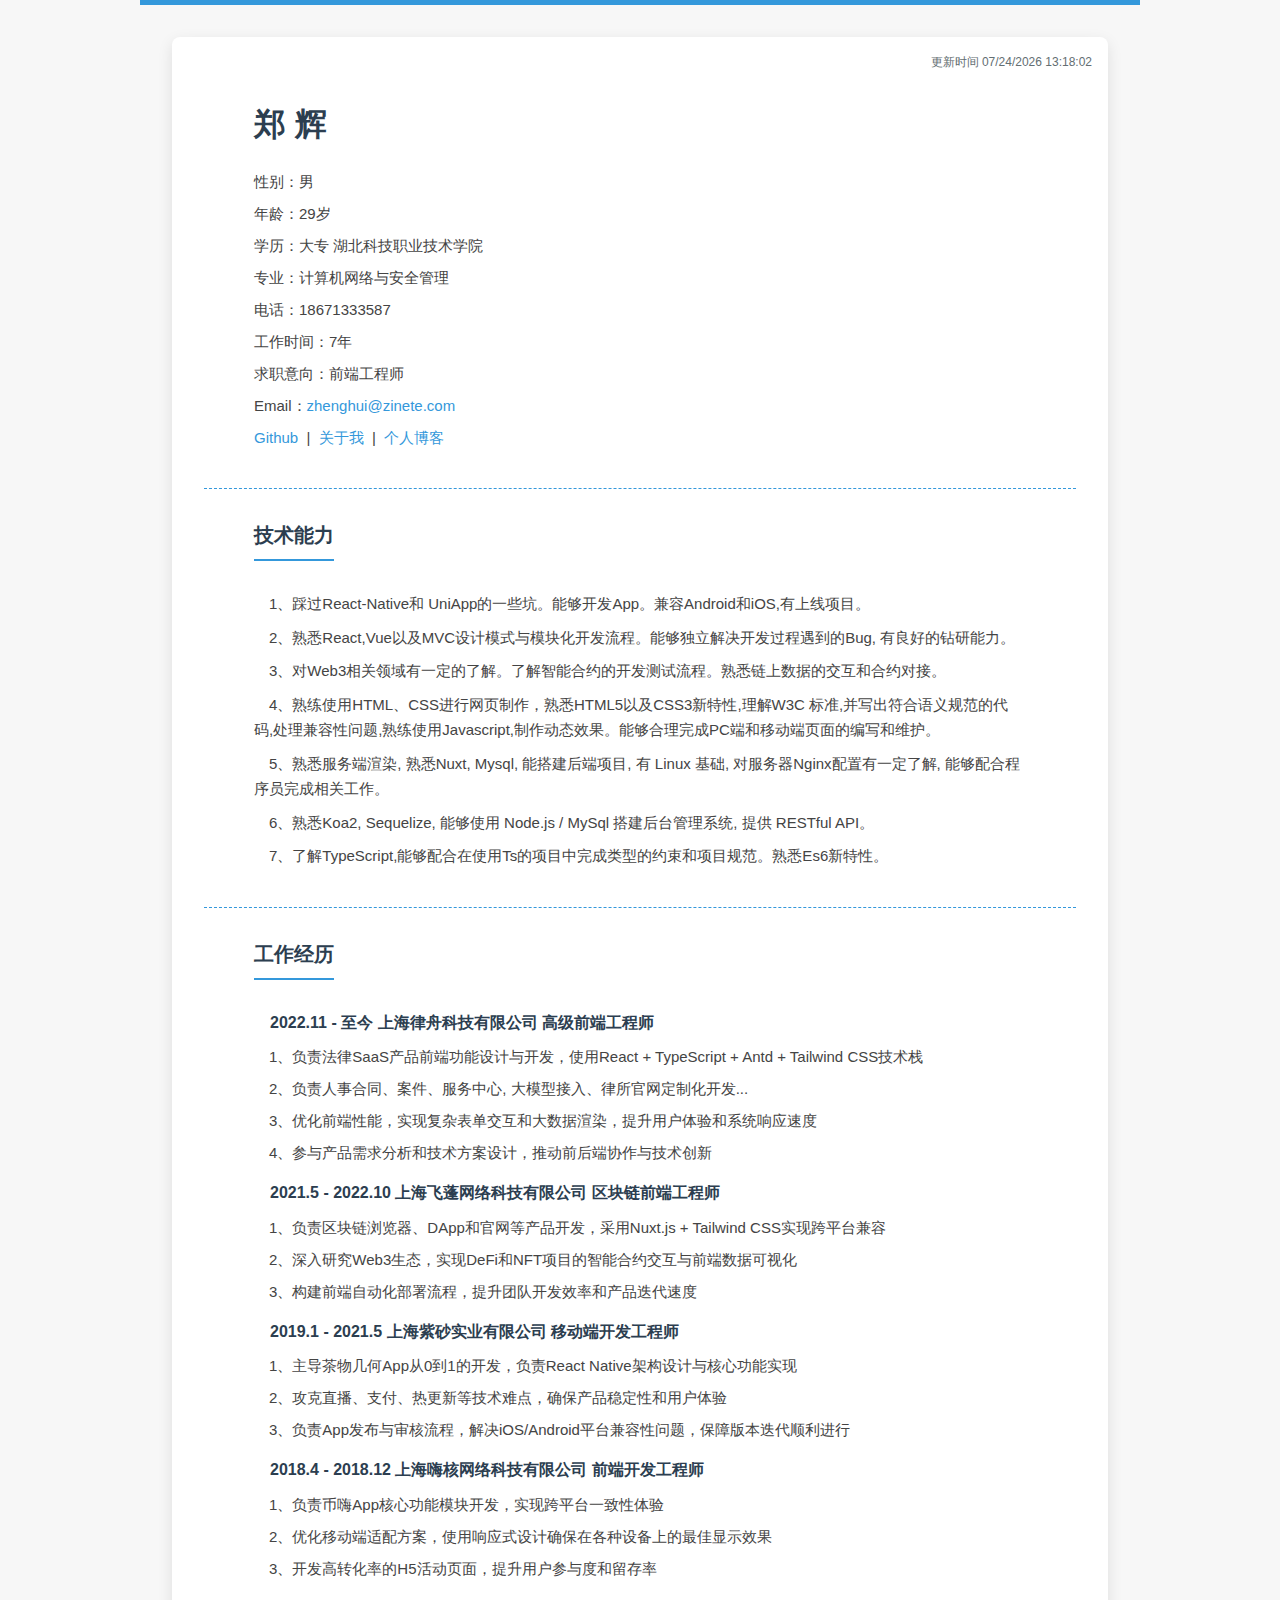
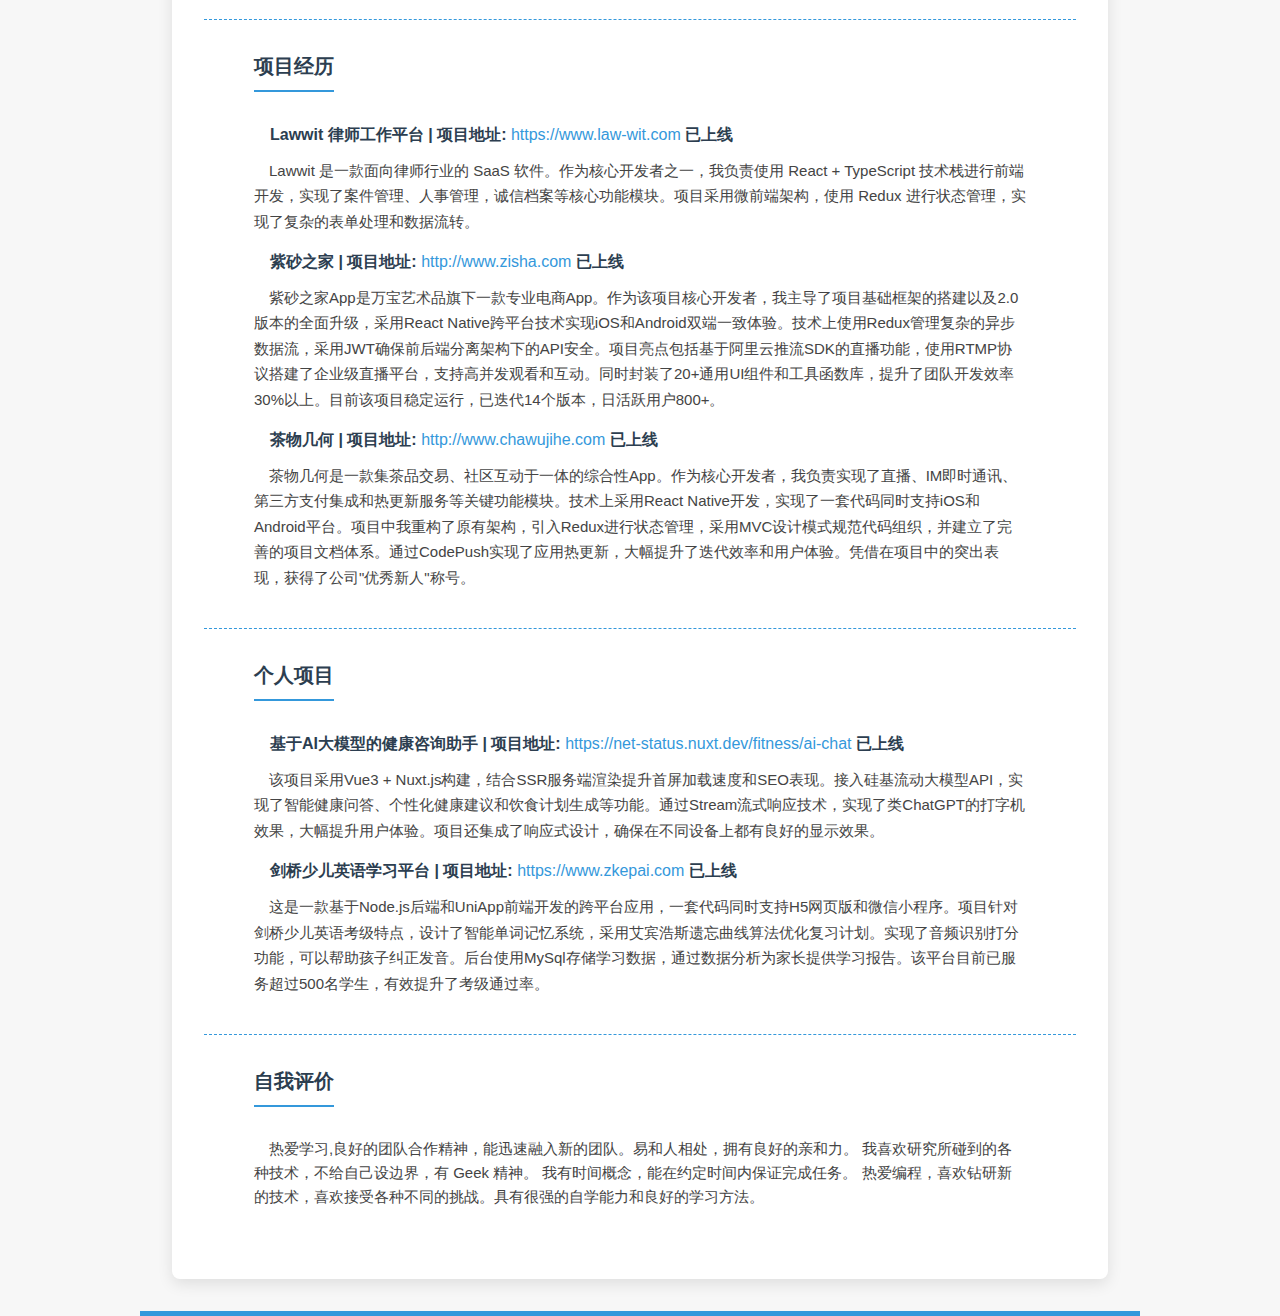
<file: resume.html>
<!--
 * @ Author: ZhengHui
 * @ Create Time: 2019-08-12 21:55:30
 * @ Modified by: ZhengHui
 * @ Modified time: 2025-04-08 10:21:15
 * @ Description:
 -->

<!DOCTYPE html>
<html lang="en">
  <head>
    <meta charset="UTF-8" />
    <meta name="viewport" content="width=device-width, initial-scale=1.0" />
    <meta http-equiv="X-UA-Compatible" content="ie=edge" />
    <link
      rel="shortcut icon"
      href="https://avatars.githubusercontent.com/u/23396979"
      type="image/x-icon"
    />
    <link rel="stylesheet" href="./css/resume.css" />
    <script defer src="./js/workExperience.js"></script>
    <script defer src="./js/projectExperience.js"></script>
    <script defer src="./js/personalProjects.js"></script>
    <title>前端开发-郑辉-18671333587</title>
  </head>

  <body>
    <div id="app">
      <p id="nowtime"></p>
      <header>
        <div class="list-title">
          <h1>郑 辉</h1>
        </div>
        <div class="list">
          <p>性别：男</p>
          <p>年龄：29岁</p>
          <p>学历：大专 湖北科技职业技术学院</p>
          <p>专业：计算机网络与安全管理</p>
          <p>电话：18671333587</p>
          <p>工作时间：7年</p>
          <p>求职意向：前端工程师</p>
          <p>
            Email：<a href="mailto:zhenghui@zinete.com">zhenghui@zinete.com</a>
          </p>
          <p>
            <a href="https://github.com/zinete" target="_blank">Github</a>
            &nbsp;|&nbsp;
            <a href="https://www.zinete.com/about-me">关于我</a>
            &nbsp;|&nbsp;
            <a href="https://www.zinete.com" target="_blank">个人博客</a>
          </p>
        </div>
      </header>
      <section>
        <div class="contet-title">
          <h3>技术能力</h3>
        </div>
        <div class="content">
          <p class="project">
            1、踩过React-Native和
            UniApp的⼀些坑。能够开发App。兼容Android和iOS,有上线项⽬。
          </p>
          <p />
          <p class="project">
            2、熟悉React,Vue以及MVC设计模式与模块化开发流程。能够独⽴解决开发过程遇到的Bug,
            有良好的钻研能⼒。
          </p>
          <p class="project">
            3、对Web3相关领域有⼀定的了解。了解智能合约的开发测试流程。熟悉链上数据的交互和合约对接。
          </p>
          <p class="project">
            4、熟练使⽤HTML、CSS进⾏⽹⻚制作，熟悉HTML5以及CSS3新特性,理解W3C
            标准,并写出符合语义规范的代码,处理兼容性问题,熟练使⽤Javascript,制作动态效果。能够合理完成PC端和移动端⻚⾯的编写和维护。
          </p>
          <p class="project">
            5、熟悉服务端渲染, 熟悉Nuxt, Mysql, 能搭建后端项⽬, 有 Linux 基础,
            对服务器Nginx配置有⼀定了解, 能够配合程序员完成相关⼯作。
          </p>
          <p class="project">
            6、熟悉Koa2, Sequelize, 能够使⽤ Node.js / MySql 搭建后台管理系统,
            提供 RESTful API。
          </p>
          <p class="project">
            7、了解TypeScript,能够配合在使⽤Ts的项⽬中完成类型的约束和项⽬规范。熟悉Es6新特性。
          </p>
        </div>
      </section>
      <section>
        <div class="contet-title">
          <h3>工作经历</h3>
        </div>
        <div id="work-experience">
          <!-- 工作经历将通过 JavaScript 动态渲染 -->
        </div>
      </section>
      <section>
        <div class="contet-title">
          <h3>项目经历</h3>
        </div>
        <div id="project-experience">
          <!-- 项目经历将通过 JavaScript 动态渲染 -->
        </div>
      </section>

      <section>
        <div class="contet-title">
          <h3>个人项目</h3>
        </div>
        <div id="personal-projects">
          <!-- 个人项目将通过 JavaScript 动态渲染 -->
        </div>
      </section>
      <section>
        <div class="contet-title">
          <h3>自我评价</h3>
        </div>
        <div class="content">
          <p>
            热爱学习,良好的团队合作精神，能迅速融入新的团队。易和人相处，拥有良好的亲和力。
            我喜欢研究所碰到的各种技术，不给自己设边界，有 Geek 精神。
            我有时间概念，能在约定时间内保证完成任务。
            热爱编程，喜欢钻研新的技术，喜欢接受各种不同的挑战。具有很强的自学能力和良好的学习方法。
          </p>
        </div>
      </section>
    </div>
  </body>
</html>
</file>
<file: css/resume.css>
/* 优化字体和颜色变量 */
:root {
  --primary-color: #2c3e50;
  --secondary-color: #3498db;
  --text-color: #333;
  --light-gray: #f5f6fa;
  --border-color: #3498db;
  --heading-font: -apple-system, BlinkMacSystemFont, "Segoe UI", Roboto,
    "Helvetica Neue", Arial, sans-serif;
  --body-font: -apple-system, BlinkMacSystemFont, "Segoe UI", Roboto,
    "Helvetica Neue", Arial, sans-serif;
}

* {
  margin: 0;
  padding: 0;
  box-sizing: border-box;
}

body {
  font-family: var(--body-font);
  line-height: 1.6;
  color: var(--text-color);
  background-color: var(--light-gray);
  padding: 2rem;
  font-size: 16px;
}

#app {
  position: relative !important;
  background-color: white;
  box-shadow: 0 5px 15px rgba(0, 0, 0, 0.1);
  border-radius: 8px;
  padding: 2rem;
  max-width: 1000px;
  margin: 0 auto;
}

/* 更新时间样式优化 */
#nowtime {
  position: absolute;
  top: 1rem;
  right: 1rem;
  font-size: 0.75rem;
  color: #636e72;
}

/* 基础元素样式优化 */
img {
  border: none;
}

ul li {
  list-style: none;
}

body {
  max-width: 1000px;
  margin: 0 auto;
  border-top: 5px solid var(--border-color);
  border-bottom: 5px solid var(--border-color);
  background-color: #f7f7f7;
}

/* 链接样式优化 */
a {
  font-weight: 500;
  color: var(--secondary-color);
  text-decoration: none;
  transition: all 0.3s ease;
}

a:hover {
  color: #2980b9;
  text-decoration: underline;
}

/* 段落样式优化 */
p {
  font-size: 15px;
  line-height: 1.6;
  color: #444;
  margin-bottom: 0.5rem;
}

/* 头部样式优化 */
header {
  max-width: 1000px;
  margin: 0 auto;
  padding: 30px 50px;
  overflow: hidden;
}

.list-title h1 {
  color: var(--primary-color);
  font-size: 32px;
  margin-bottom: 1rem;
  font-weight: 600;
}

.list-title h2 {
  margin: 20px 0px 15px 0px;
  font-size: 20px;
  color: #515f65;
}

.list {
  margin-top: 20px;
}

.list p {
  margin: 8px 0;
  font-size: 15px;
}

/* 内容区域样式优化 */
section {
  max-width: 1000px;
  padding: 30px 50px;
  margin: 0 auto;
  border-top: 1px dashed var(--border-color);
}

.contet-title h3 {
  font-size: 20px;
  color: var(--primary-color);
  margin-bottom: 15px;
  padding-bottom: 8px;
  border-bottom: 2px solid var(--secondary-color);
  display: inline-block;
}

.content {
  margin-top: 15px;
}

.content p {
  text-indent: 1em;
  margin-bottom: 8px;
}

.content .skill {
  font-weight: 700;
  color: var(--primary-color);
  margin-top: 15px;
  margin-bottom: 10px;
  font-size: 16px;
}

.project {
  margin-top: 8px;
  line-height: 1.7;
}

/* 响应式布局优化 */
@media screen and (max-width: 768px) {
  body {
    padding: 1rem;
    border-width: 3px;
  }

  #app {
    width: 100%;
    padding: 1.5rem;
  }

  header,
  section {
    padding: 20px;
  }

  .list-title h1 {
    font-size: 24px;
  }

  .list p {
    font-size: 14px;
    line-height: 1.5;
  }

  .content {
    margin-top: 15px;
  }

  .content p {
    text-indent: 0;
    font-size: 14px;
    line-height: 1.6;
  }

  .skill {
    word-break: break-word;
  }
}

/* 小屏幕设备优化 */
@media screen and (max-width: 480px) {
  body {
    padding: 0.5rem;
  }

  #app {
    padding: 1rem;
    border-radius: 5px;
  }

  header,
  section {
    padding: 15px;
  }

  .list-title h1 {
    font-size: 20px;
  }

  .contet-title h3 {
    font-size: 18px;
  }

  #nowtime {
    position: static;
    text-align: right;
    margin-bottom: 1rem;
  }

  .content .skill {
    font-size: 15px;
  }

  a {
    word-break: break-all;
  }
}

/* 打印样式优化 */
@media print {
  body {
    padding: 0;
    border: none;
    background: white;
  }

  #app {
    max-width: 100%;
    padding: 20px;
    box-shadow: none;
  }

  section {
    page-break-inside: avoid;
    padding: 20px;
  }

  a {
    text-decoration: none;
    color: #000;
  }

  .contet-title h3 {
    border-bottom: 1px solid #000;
  }
}
</file>
